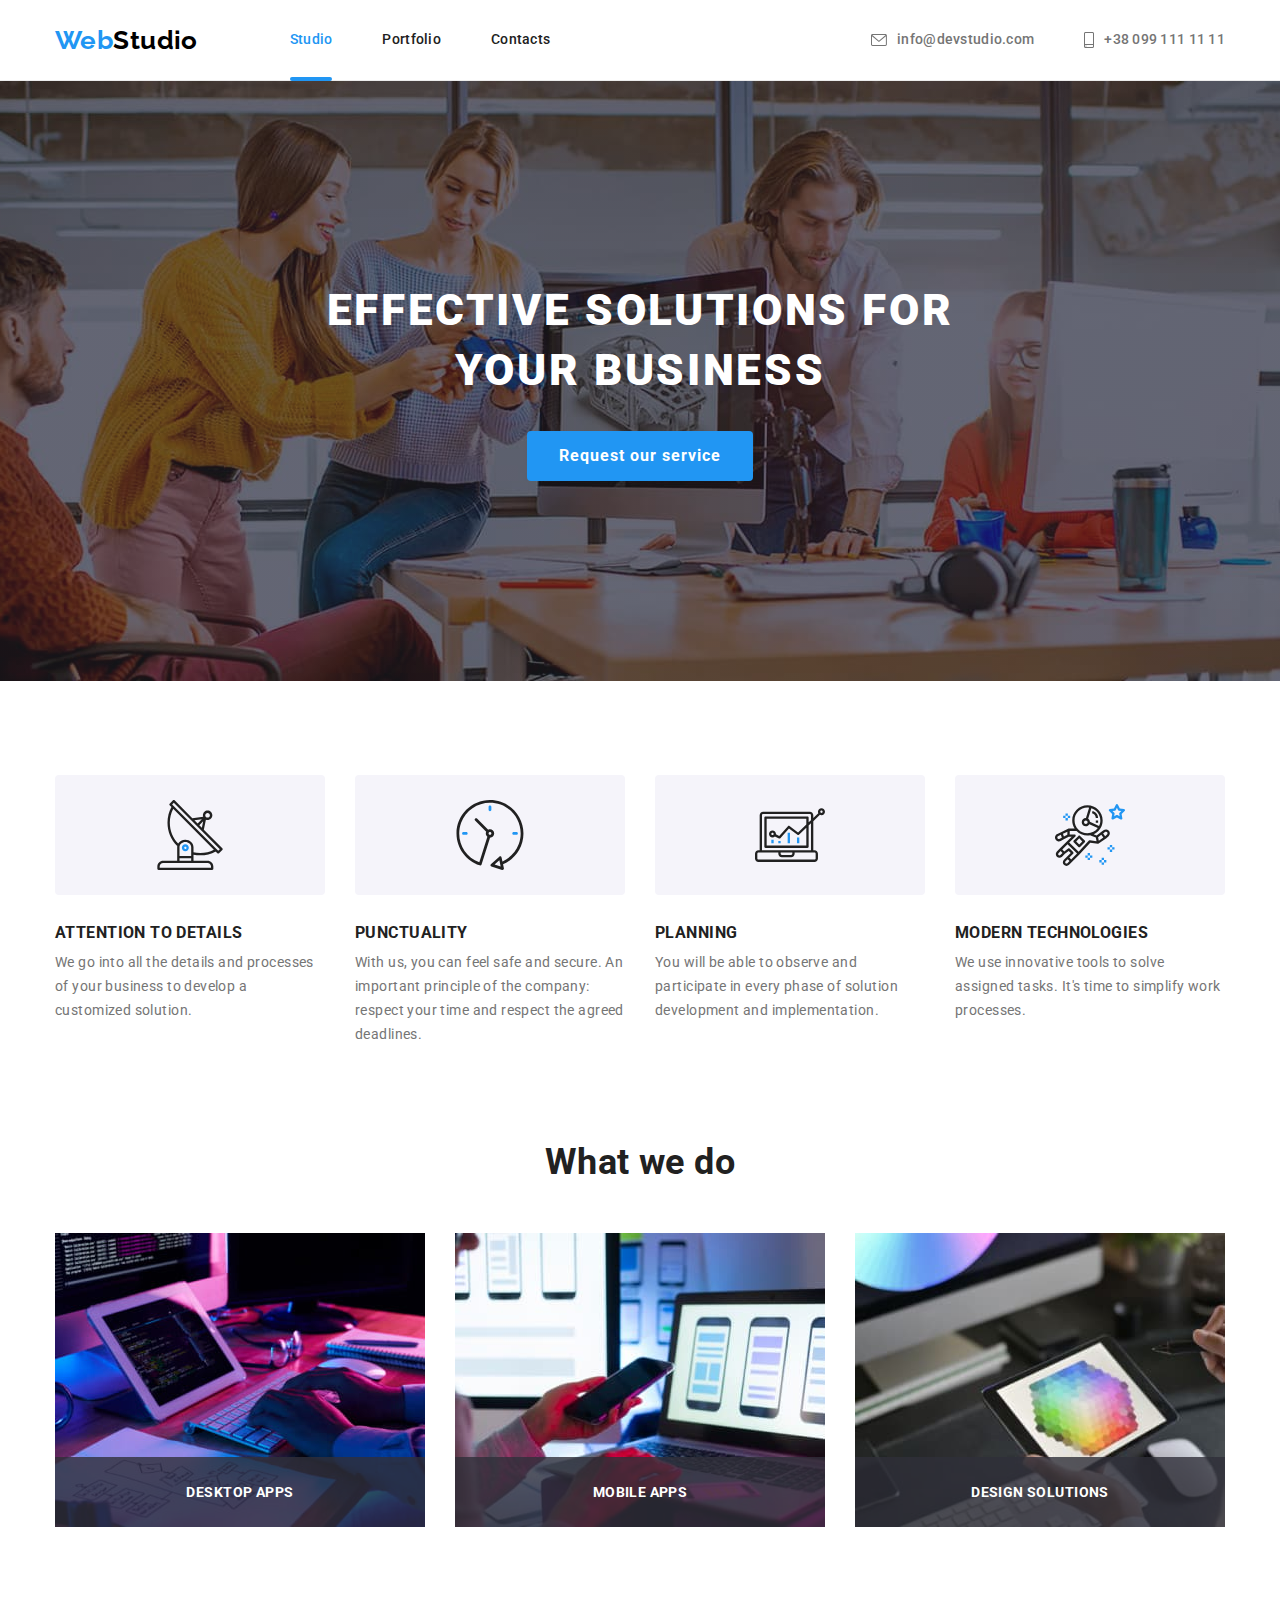
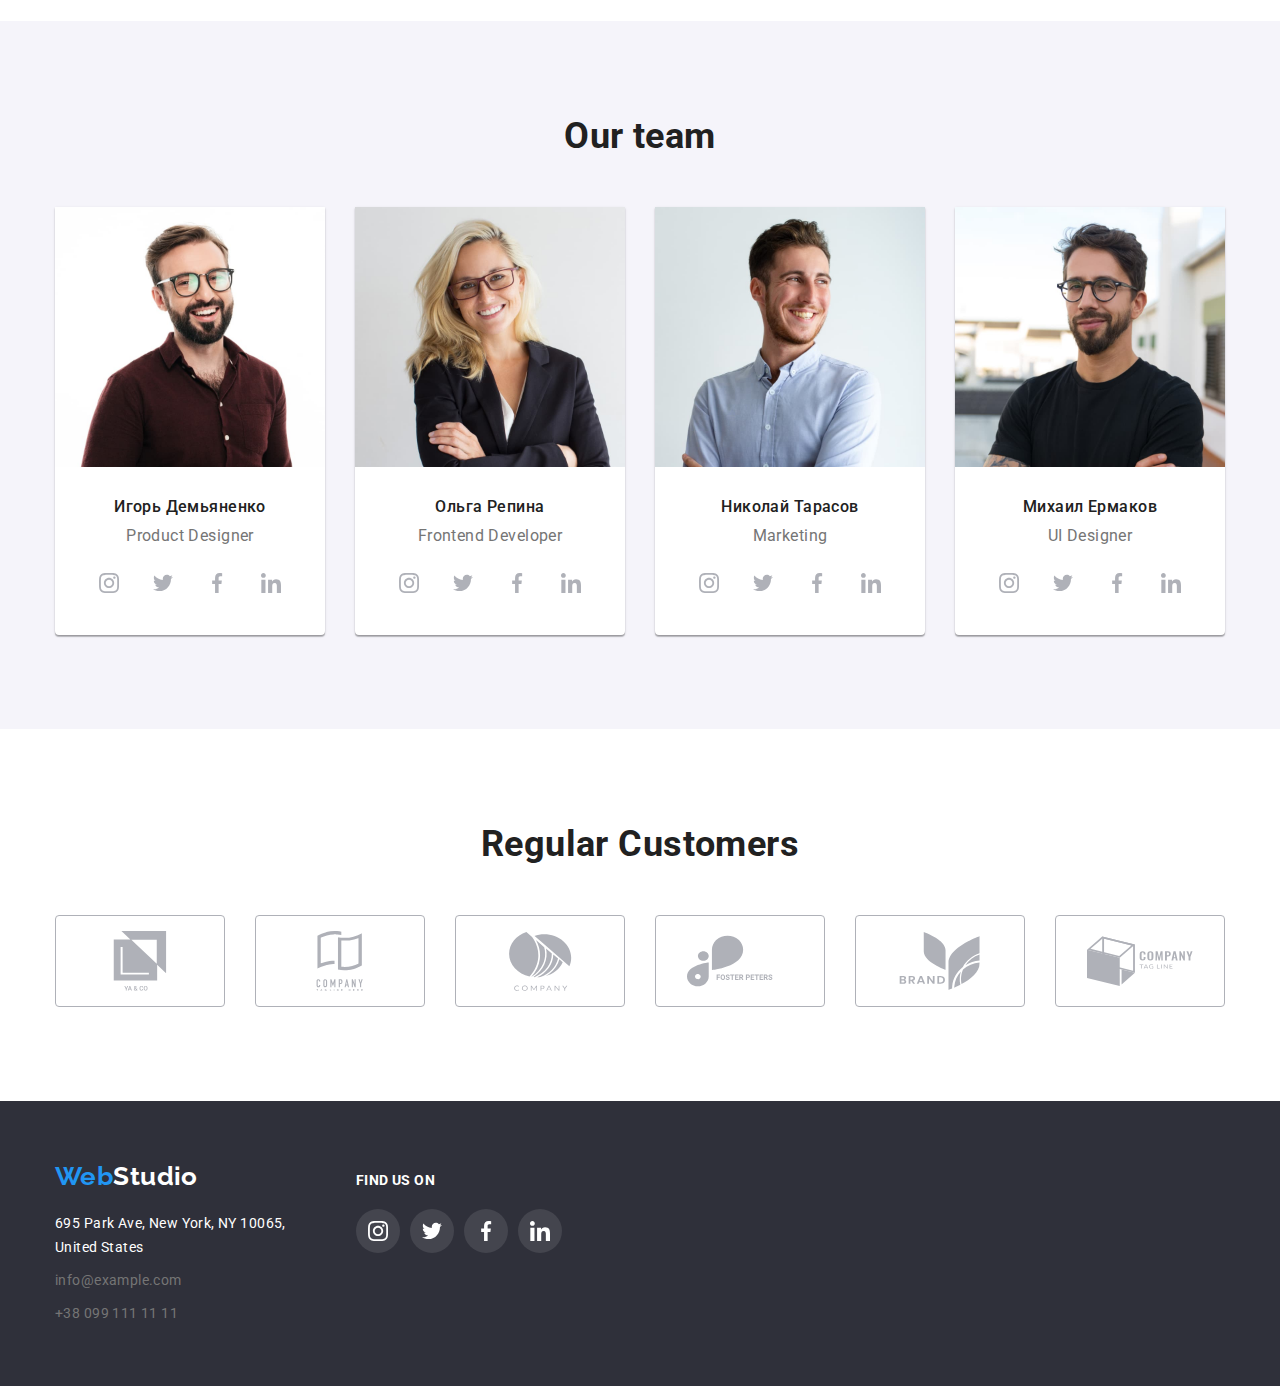
<file: index.html>
<!DOCTYPE html>
<html lang="en">
  <head>
    <meta charset="UTF-8" />
    <meta http-equiv="X-UA-Compatible" content="IE=edge" />
    <meta name="viewport" content="width=device-width, initial-scale=1.0" />
    <title>goit-markup-hw-02</title>
    <link
      rel="stylesheet"
      href="https://cdn.jsdelivr.net/npm/modern-normalize@1.1.0/modern-normalize.min.css"
    />
    <link rel="preconnect" href="https://fonts.googleapis.com" />
    <link rel="preconnect" href="https://fonts.gstatic.com" crossorigin />
    <link
      href="https://fonts.googleapis.com/css2?family=Raleway:wght@700&family=Roboto:wght@400;500;700;900&display=swap"
      rel="stylesheet"
    />
    <link rel="stylesheet" href="./CSS/styles.css" />
  </head>
  <body>
    <header class="page-header">
      <!-- site-header -->
      <div class="container header-container">
        <nav class="main-nav">
          <a class="logo-header link-line" href="index.html"
            ><span class="logo-span">Web</span>Studio</a
          >
          <ul class="menu list-no-style">
            <li class="menu-item">
              <a class="menu-link link-line current" href="index.html"
                >Studio</a
              >
            </li>
            <li class="menu-item">
              <a class="menu-link link-line" href="./portfolio.html"
                >Portfolio</a
              >
            </li>
            <li class="menu-item">
              <a class="menu-link link-line" href="index.html">Contacts</a>
            </li>
          </ul>
        </nav>
        <ul class="contacts-list list-no-style">
          <li class="contacts-item">
            <a class="contacts-link link-line" href="mailto:info@example.com"
              >info@devstudio.com
              <svg class="icon-mail" width="16" height="12">
                <use href="./images/symbol-defs.svg#icon-envelope"></use>
              </svg>
            </a>
          </li>

          <li class="contacts-item">
            <a class="contacts-link link-line" href="tel:+380991111111"
              >+38 099 111 11 11
              <svg class="icon-smartphone" width="10" height="16">
                <use href="./images/symbol-defs.svg#icon-smartphone"></use>
              </svg>
            </a>
          </li>
        </ul>
      </div>
    </header>
    <main>
      <!-- hero -->
      <section class="hero">
        <div class="container hero-back">
          <h1 class="hero-title">Effective solutions for your business</h1>
          <button class="order-btn" type="button" data-modal-open>Request our service</button>
        </div>
      </section>

      <!-- our best features-->
      <section class="section">
        <div class="container">
          <h2 class="visually-hidden">Our best features</h2>
          <ul class="features-list list-no-style">
            <li class="features-item icon-antenna">
              <div class="features-icon">
                <svg class="icon-size">
                  <use href="./images/symbol-defs.svg#icon-antenna"></use>
                </svg>
              </div>
              <h3 class="features-title">Attention to details</h3>
              <p class="features-desc">
                We go into all the details and processes of your business to
                develop a customized solution.
              </p>
            </li>
            <li class="features-item">
              <div class="features-icon">
                <svg class="icon-size">
                  <use href="./images/symbol-defs.svg#icon-clock"></use>
                </svg>
              </div>
              <h3 class="features-title">Punctuality</h3>
              <p class="features-desc">
                With us, you can feel safe and secure. An important principle of
                the company: respect your time and respect the agreed deadlines.
              </p>
            </li>
            <li class="features-item">
              <div class="features-icon">
                <svg class="icon-size">
                  <use href="./images/symbol-defs.svg#icon-diagram"></use>
                </svg>
              </div>
              <h3 class="features-title">Planning</h3>
              <p class="features-desc">
                You will be able to observe and participate in every phase of
                solution development and implementation.
              </p>
            </li>
            <li class="features-item">
              <div class="features-icon">
                <svg class="icon-size">
                  <use href="./images/symbol-defs.svg#icon-astronaut"></use>
                </svg>
              </div>
              <h3 class="features-title">Modern technologies</h3>
              <p class="features-desc">
                We use innovative tools to solve assigned tasks. It's time to
                simplify work processes.
              </p>
            </li>
          </ul>
        </div>
      </section>
      <!-- what we do -->
      <section class="what-we-do section">
        <div class="container">
          <h2 class="suptitle">What we do</h2>
          <ul class="what-we-do-gallery list-no-style">
            <li>
              <div class="we-do-item-wrapper">
              <img
                src="./images/what-we-do/box-1.jpg"
                alt="human hands on the keybord and a tablet with some code"
                width="370"
                height="294"
              />
              <p class="we-do-desc">
                DESKTOP APPS
              </p>
                </div>
            </li>
            <li>
              <div class="we-do-item-wrapper">
              <img
                src="./images/what-we-do/box-2.jpg"
                alt="human hands with a smartphone and a notebook with smartphones on the screen"
                width="370"
                height="294"
              />
                <p class="we-do-desc">
                Mobile APPS
              </p>
              </div>
            </li>
            <li>
              <div class="we-do-item-wrapper">
              <img
                src="./images/what-we-do/box-3.jpg"
                alt="a tablet with a color palette on the screen and human hands with stylus"
                width="370"
                height="294"
              />
               <p class="we-do-desc">
              DESIGN SOLUTIONS
              </p>
              </div>
            </li>
          </ul>
        </div>
      </section>
      <section class="team section">
        <!-- our team -->
        <div class="container">
          <h2 class="suptitle">Our team</h2>
          <ul class="team-profiles list-no-style">
            <li class="team-card">
              <img
                class="team-photo"
                src="./images/our-team/ihor.jpg"
                alt="Igor Demianenko foto"
                width="270"
              />
              <div class="team-card-desc">
                <h3 class="team-name" lang="ru">Игорь Демьяненко</h3>
                <p class="team-desc">Product Designer</p>
                <ul class="social-list list-no-style">
                  <li class="social-list-items">
                    <a href="" class="social-list-link">
                      <svg class="social-list-icon" width="20" height="20">
                        <use
                          href="./images/symbol-defs.svg#icon-instagram"
                        ></use>
                      </svg>
                    </a>
                  </li>
                  <li class="social-list-items">
                    <a href="" class="social-list-link">
                      <svg class="social-list-icon" width="20" height="20">
                        <use href="./images/symbol-defs.svg#icon-twitter"></use>
                      </svg>
                    </a>
                  </li>
                  <li class="social-list-items">
                    <a href="" class="social-list-link">
                      <svg class="social-list-icon" width="20" height="20">
                        <use
                          href="./images/symbol-defs.svg#icon-facebook"
                        ></use>
                      </svg>
                    </a>
                  </li>
                  <li class="social-list-items">
                    <a href="" class="social-list-link">
                      <svg class="social-list-icon" width="20" height="20">
                        <use
                          href="./images/symbol-defs.svg#icon-linkedin"
                        ></use>
                      </svg>
                    </a>
                  </li>
                </ul>
              </div>
            </li>
            <li class="team-card">
              <img
                class="team-photo"
                src="./images/our-team/olga.jpg"
                alt="Olga Repina foto"
                width="270"
              />
              <div class="team-card-desc">
                <h3 class="team-name" lang="ru">Ольга Репина</h3>
                <p class="team-desc">Frontend Developer</p>
                <ul class="social-list list-no-style">
                  <li class="social-list-items">
                    <a href="" class="social-list-link">
                      <svg class="social-list-icon" width="20" height="20">
                        <use
                          href="./images/symbol-defs.svg#icon-instagram"
                        ></use>
                      </svg>
                    </a>
                  </li>
                  <li class="social-list-items">
                    <a href="" class="social-list-link">
                      <svg class="social-list-icon" width="20" height="20">
                        <use href="./images/symbol-defs.svg#icon-twitter"></use>
                      </svg>
                    </a>
                  </li>
                  <li class="social-list-items">
                    <a href="" class="social-list-link">
                      <svg class="social-list-icon" width="20" height="20">
                        <use
                          href="./images/symbol-defs.svg#icon-facebook"
                        ></use>
                      </svg>
                    </a>
                  </li>
                  <li class="social-list-items">
                    <a href="" class="social-list-link">
                      <svg class="social-list-icon" width="20" height="20">
                        <use
                          href="./images/symbol-defs.svg#icon-linkedin"
                        ></use>
                      </svg>
                    </a>
                  </li>
                </ul>
              </div>
            </li>
            <li class="team-card">
              <img
                class="team-photo"
                src="./images/our-team/mykola.jpg"
                alt="Mykola Tarasov foto"
                width="270"
              />
              <div class="team-card-desc">
                <h3 class="team-name" lang="ru">Николай Тарасов</h3>
                <p class="team-desc">Marketing</p>
                <ul class="social-list list-no-style">
                  <li class="social-list-items">
                    <a href="" class="social-list-link">
                      <svg class="social-list-icon" width="20" height="20">
                        <use
                          href="./images/symbol-defs.svg#icon-instagram"
                        ></use>
                      </svg>
                    </a>
                  </li>
                  <li class="social-list-items">
                    <a href="" class="social-list-link">
                      <svg class="social-list-icon" width="20" height="20">
                        <use href="./images/symbol-defs.svg#icon-twitter"></use>
                      </svg>
                    </a>
                  </li>
                  <li class="social-list-items">
                    <a href="" class="social-list-link">
                      <svg class="social-list-icon" width="20" height="20">
                        <use
                          href="./images/symbol-defs.svg#icon-facebook"
                        ></use>
                      </svg>
                    </a>
                  </li>
                  <li class="social-list-items">
                    <a href="" class="social-list-link">
                      <svg class="social-list-icon" width="20" height="20">
                        <use
                          href="./images/symbol-defs.svg#icon-linkedin"
                        ></use>
                      </svg>
                    </a>
                  </li>
                </ul>
              </div>
            </li>
            <li class="team-card">
              <img
                class="team-photo"
                src="./images/our-team/mikhail.jpg"
                alt="Mikhail Ermakov foto"
                width="270"
              />
              <div class="team-card-desc">
                <h3 class="team-name" lang="ru">Михаил Ермаков</h3>
                <p class="team-desc">UI Designer</p>
                <ul class="social-list list-no-style">
                  <li class="social-list-items">
                    <a href="" class="social-list-link">
                      <svg class="social-list-icon" width="20" height="20">
                        <use
                          href="./images/symbol-defs.svg#icon-instagram"
                        ></use>
                      </svg>
                    </a>
                  </li>
                  <li class="social-list-items">
                    <a href="" class="social-list-link">
                      <svg class="social-list-icon" width="20" height="20">
                        <use href="./images/symbol-defs.svg#icon-twitter"></use>
                      </svg>
                    </a>
                  </li>
                  <li class="social-list-items">
                    <a href="" class="social-list-link">
                      <svg class="social-list-icon" width="20" height="20">
                        <use
                          href="./images/symbol-defs.svg#icon-facebook"
                        ></use>
                      </svg>
                    </a>
                  </li>
                  <li class="social-list-items">
                    <a href="" class="social-list-link">
                      <svg class="social-list-icon" width="20" height="20">
                        <use
                          href="./images/symbol-defs.svg#icon-linkedin"
                        ></use>
                      </svg>
                    </a>
                  </li>
                </ul>
              </div>
            </li>
          </ul>
        </div>
      </section>

      <!-- REGULAR CUSTOMERS -->
      <section class="section">
        <div class="container">
          <h2 class="suptitle">Regular Customers</h2>
          <ul class="customers-list list-no-style">
            <li class="customers-list-item">
              <a href="" class="customers-list-link">
                <svg class="customers-list-icon" width="106" height="60">
                  <use href="./images/symbol-defs.svg#icon-brand-1"></use>
                </svg>
              </a>
            </li>
            <li class="customers-list-item">
              <a href="" class="customers-list-link">
                <svg class="customers-list-icon" width="106" height="60">
                  <use href="./images/symbol-defs.svg#icon-brand-2"></use>
                </svg>
              </a>
            </li>
            <li class="customers-list-item">
              <a href="" class="customers-list-link">
                <svg class="customers-list-icon" width="106" height="60">
                  <use href="./images/symbol-defs.svg#icon-brand-3"></use>
                </svg>
              </a>
            </li>
            <li class="customers-list-item">
              <a href="" class="customers-list-link">
                <svg class="customers-list-icon" width="106" height="60">
                  <use href="./images/symbol-defs.svg#icon-brand-4"></use>
                </svg>
              </a>
            </li>
            <li class="customers-list-item">
              <a href="" class="customers-list-link">
                <svg class="customers-list-icon" width="106" height="60">
                  <use href="./images/symbol-defs.svg#icon-brand-5"></use>
                </svg>
              </a>
            </li>
            <li class="customers-list-item">
              <a href="" class="customers-list-link">
                <svg class="customers-list-icon" width="106" height="60">
                  <use href="./images/symbol-defs.svg#icon-brand-6"></use>
                </svg>
              </a>
            </li>
          </ul>
        </div>
      </section>
    </main>
    <footer class="footer">
      <!-- footer logo -->
      <div class="container footer-container">
        <div class="address-container">
          <a class="logo-footer link-line" href="index.html"
            ><span class="logo-span">Web</span>Studio</a
          >
          <!-- contacts -->
          <address class="address">
            <ul class="list-no-style">
              <li class="contacts-items">
                <a
                  class="address-footer-link link-line"
                  href="https://goo.gl/maps/F33JLBxJRXzu59hU8"
                  target="_blank"
                  rel="noopener noreferrer"
                  >695 Park Ave, New York, NY 10065, <br />
                  United States</a
                >
              </li>
              <li class="contacts-items">
                <a
                  class="contacts-footer-link link-line"
                  href="mailto:info@example.com"
                  >info@example.com</a
                >
              </li>
              <li class="contacts-items">
                <a
                  class="contacts-footer-link link-line"
                  href="tel:+380991111111"
                  >+38 099 111 11 11</a
                >
              </li>
            </ul>
          </address>
        </div>
        <div class="find-us-menu">
          <p class="find-us-title">Find us on</p>
          <ul class="social-list-footer list-no-style">
            <li class="social-list-items-footer">
              <a href="" class="social-list-link-footer">
                <svg class="social-list-icon-footer" width="20" height="20">
                  <use href="./images/symbol-defs.svg#icon-instagram"></use>
                </svg>
              </a>
            </li>
            <li class="social-list-items-footer">
              <a href="" class="social-list-link-footer">
                <svg class="social-list-icon-footer" width="20" height="20">
                  <use href="./images/symbol-defs.svg#icon-twitter"></use>
                </svg>
              </a>
            </li>
            <li class="social-list-items-footer">
              <a href="" class="social-list-link-footer">
                <svg class="social-list-icon-footer" width="20" height="20">
                  <use href="./images/symbol-defs.svg#icon-facebook"></use>
                </svg>
              </a>
            </li>
            <li class="social-list-items-footer">
              <a href="" class="social-list-link-footer">
                <svg class="social-list-icon-footer" width="20" height="20">
                  <use href="./images/symbol-defs.svg#icon-linkedin"></use>
                </svg>
              </a>
            </li>
          </ul>
        </div>
      </div>
    </footer>
    <div class="backdrop is-hidden" data-modal>
      <div class="modal-form">
        <button type="button" class="modal-close-btn" data-modal-close>
          <svg class="modal-close-btn-icon" width="18" height="18">
            <use href="./images/symbol-defs.svg#icon-close-btn"></use>
          </svg>
        </button>
      </div>
      </div>
    </div>
    <script src="./js/modal.js"></script>
  </body>
</html>
</file>
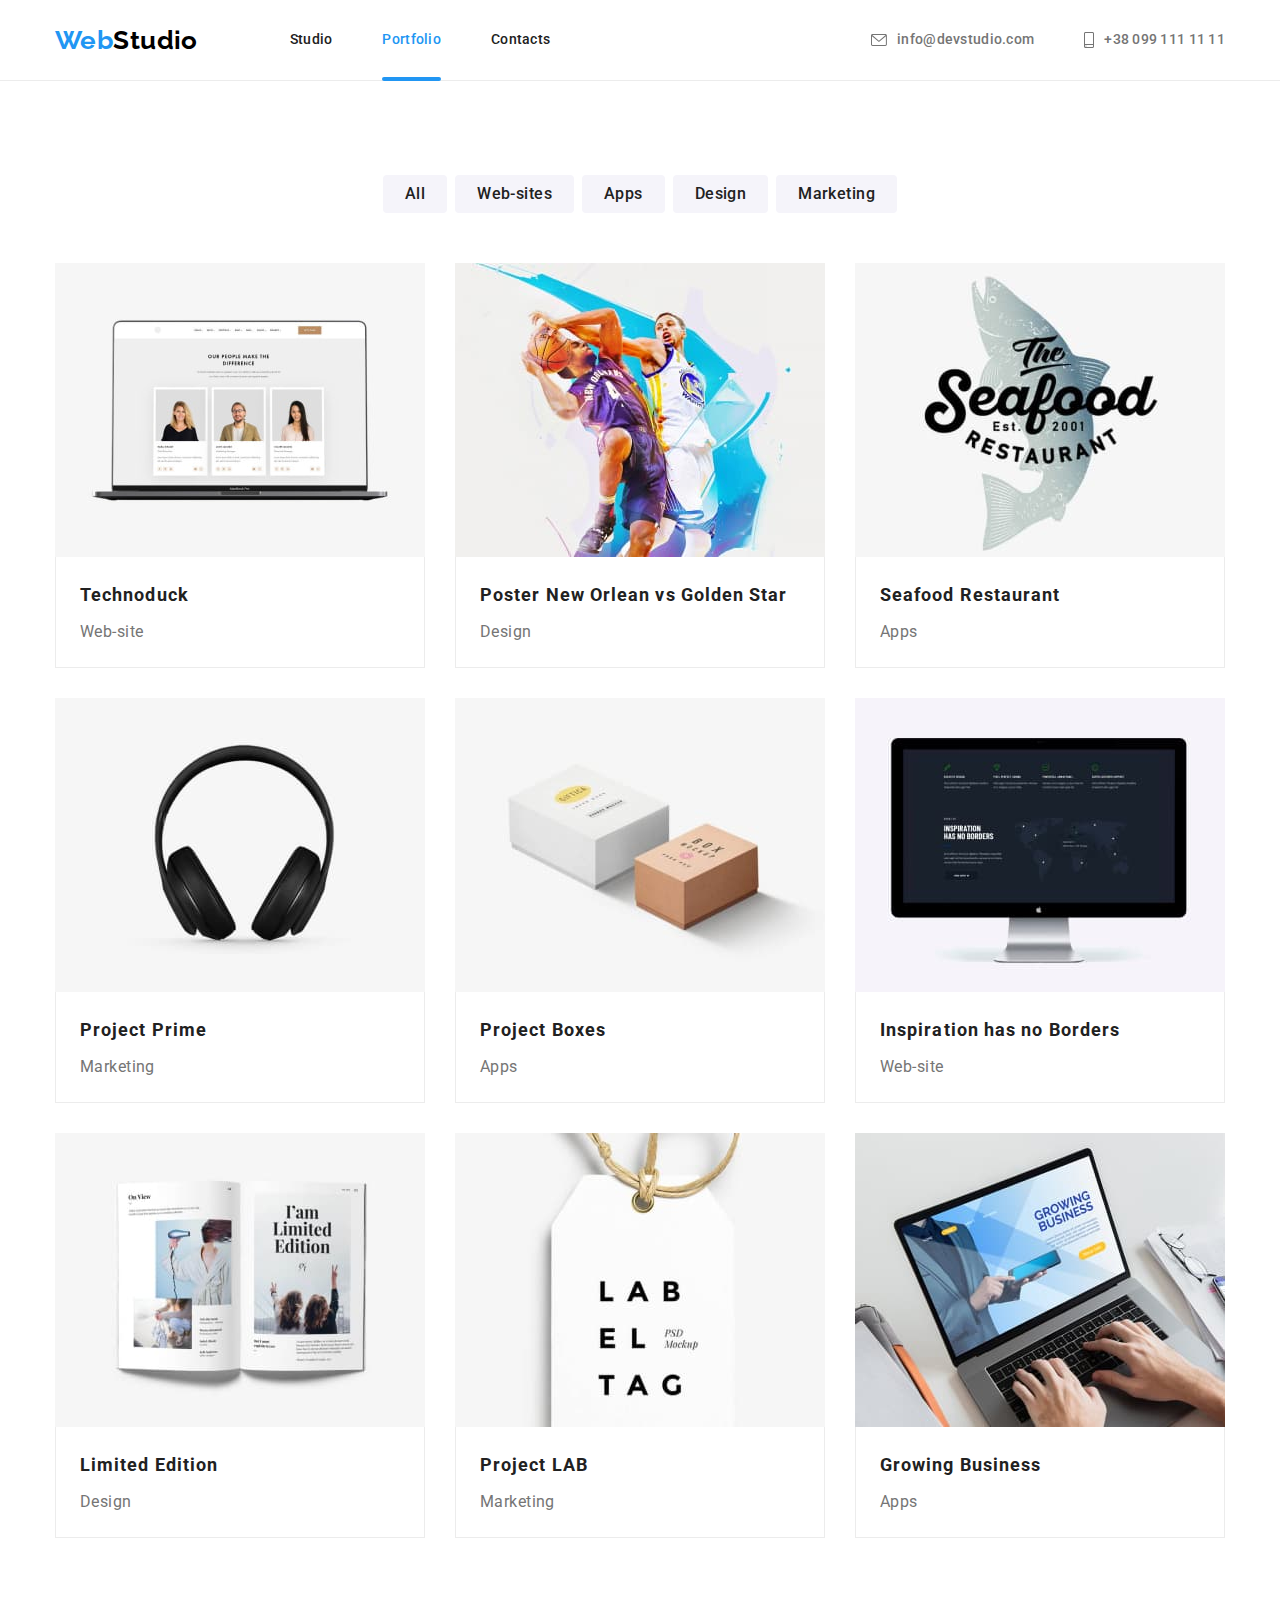
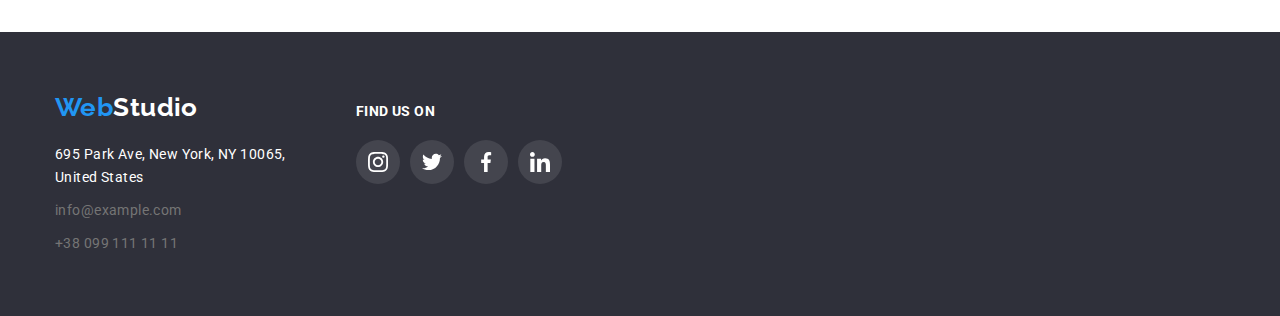
<file: portfolio.html>
<!DOCTYPE html>
<html lang="en">
  <head>
    <meta charset="UTF-8" />
    <meta http-equiv="X-UA-Compatible" content="IE=edge" />
    <meta name="viewport" content="width=device-width, initial-scale=1.0" />
    <title>goit-markup-hw-02</title>
    <link
      rel="stylesheet"
      href="https://cdn.jsdelivr.net/npm/modern-normalize@1.1.0/modern-normalize.min.css"
    />
    <link rel="preconnect" href="https://fonts.googleapis.com" />
    <link rel="preconnect" href="https://fonts.gstatic.com" crossorigin />
    <link
      href="https://fonts.googleapis.com/css2?family=Raleway:wght@700&family=Roboto:wght@400;500;700;900&display=swap"
      rel="stylesheet"
    />
    <link rel="stylesheet" href="./CSS/styles.css" />
  </head>
  <body>
    <header class="page-header">
      <!-- site-header -->
      <div class="container header-container">
        <nav class="main-nav">
          <a class="logo-header link-line" href="index.html"
            ><span class="logo-span">Web</span>Studio</a
          >
          <ul class="menu list-no-style">
            <li class="menu-item">
              <a class="menu-link link-line" href="index.html">Studio</a>
            </li>
            <li class="menu-item">
              <a class="menu-link link-line current" href="./portfolio.html"
                >Portfolio</a
              >
            </li>
            <li class="menu-item">
              <a class="menu-link link-line" href="index.html">Contacts</a>
            </li>
          </ul>
        </nav>
        <ul class="contacts-list list-no-style">
          <li class="contacts-item">
            <a class="contacts-link link-line" href="mailto:info@example.com"
              >info@devstudio.com
              <svg class="icon-mail" width="16" height="12">
                <use href="./images/symbol-defs.svg#icon-envelope"></use>
              </svg>
            </a>
          </li>

          <li class="contacts-item">
            <a class="contacts-link link-line" href="tel:+380991111111"
              >+38 099 111 11 11
              <svg class="icon-smartphone" width="10" height="16">
                <use href="./images/symbol-defs.svg#icon-smartphone"></use>
              </svg>
            </a>
          </li>
        </ul>
      </div>
    </header>
    <main>
      <section class="section">
        <div class="container">
          <h1 class="visually-hidden">Portfolio</h1>

          <ul class="portfolio-filter list-no-style">
            <li class="filter-menu">
              <button class="filter-btn" type="button">All</button>
            </li>
            <li class="filter-menu">
              <button class="filter-btn" type="button">Web-sites</button>
            </li>
            <li class="filter-menu">
              <button class="filter-btn" type="button">Apps</button>
            </li>
            <li class="filter-menu">
              <button class="filter-btn" type="button">Design</button>
            </li>
            <li class="filter-menu">
              <button class="filter-btn" type="button">Marketing</button>
            </li>
          </ul>

          <ul class="portfolio-catalog list-no-style">
            <li class="portfolio-card">
              <a class="portfolio-card-link link-line" href=".//portfolio.html">
                <div class="overlay-wrapper">
                  <img
                    class="samples-img"
                    src="./images/portfolio/tech.jpg"
                    alt="a notebook with three people's profiles on the screen"
                    width="370"
                    height="294"
                  />
                  <p class="overlay">
                    Technoduck is a state-of-the-art coronavirus distribution
                    platform. Companies use this platform for digital espionage
                    and attacks on competitors' secure servers.
                  </p>
                </div>
                <div class="portfolio-card-desc">
                  <h2 class="samples-title">Technoduck</h2>
                  <p class="samples-desc">Web-site</p>
                </div>
              </a>
            </li>
            <li class="portfolio-card">
              <a class="portfolio-card-link link-line" href=".//portfolio.html">
                <div class="overlay-wrapper">
                  <img
                    class="samples-img"
                    src="./images/portfolio/poster.jpg"
                    alt="two basketball players having a game"
                    width="370"
                    height="294"
                  />
                  <p class="overlay">
                    Lorem ipsum, dolor sit amet consectetur adipisicing elit.
                    Iusto, dicta!
                  </p>
                </div>
                <div class="portfolio-card-desc">
                  <h2 class="samples-title">
                    Poster New Orlean vs Golden Star
                  </h2>
                  <p class="samples-desc">Design</p>
                </div>
              </a>
            </li>
            <li class="portfolio-card">
              <a class="portfolio-card-link link-line" href=".//portfolio.html">
                <div class="overlay-wrapper">
                  <img
                    class="samples-img"
                    src="./images/portfolio/seafood.jpg"
                    alt="the seafood restaurant logo"
                    width="370"
                    height="294"
                  />
                  <p class="overlay">
                    Lorem ipsum, dolor sit amet consectetur adipisicing elit.
                    Iusto, dicta!
                  </p>
                </div>
                <div class="portfolio-card-desc">
                  <h2 class="samples-title">Seafood Restaurant</h2>
                  <p class="samples-desc">Apps</p>
                </div>
              </a>
            </li>
            <li class="portfolio-card">
              <a class="portfolio-card-link link-line" href=".//portfolio.html">
                <div class="overlay-wrapper">
                  <img
                    class="samples-img"
                    src="./images/portfolio/headphones.jpg"
                    alt="a headphones"
                    width="370"
                    height="294"
                  />
                  <p class="overlay">
                    Lorem ipsum, dolor sit amet consectetur adipisicing elit.
                    Iusto, dicta!
                  </p>
                </div>
                <div class="portfolio-card-desc">
                  <h2 class="samples-title">Project Prime</h2>
                  <p class="samples-desc">Marketing</p>
                </div>
              </a>
            </li>
            <li class="portfolio-card">
              <a class="portfolio-card-link link-line" href=".//portfolio.html">
                <div class="overlay-wrapper">
                  <img
                    class="samples-img"
                    src="./images/portfolio/project-box.jpg"
                    alt="two boxes"
                    width="370"
                    height="294"
                  />
                  <p class="overlay">
                    Lorem ipsum, dolor sit amet consectetur adipisicing elit.
                    Iusto, dicta!
                  </p>
                </div>
                <div class="portfolio-card-desc">
                  <h2 class="samples-title">Project Boxes</h2>
                  <p class="samples-desc">Apps</p>
                </div>
              </a>
            </li>
            <li class="portfolio-card">
              <a class="portfolio-card-link link-line" href=".//portfolio.html">
                <div class="overlay-wrapper">
                  <img
                    class="samples-img"
                    src="./images/portfolio/inspiration.jpg"
                    alt="an Apple desktop with info on the screen"
                    width="370"
                    height="294"
                  />
                  <p class="overlay">
                    Lorem ipsum, dolor sit amet consectetur adipisicing elit.
                    Iusto, dicta!
                  </p>
                </div>
                <div class="portfolio-card-desc">
                  <h2 class="samples-title">Inspiration has no Borders</h2>
                  <p class="samples-desc">Web-site</p>
                </div>
              </a>
            </li>
            <li class="portfolio-card">
              <a class="portfolio-card-link link-line" href=".//portfolio.html">
                <div class="overlay-wrapper">
                  <img
                    class="samples-img"
                    src="./images/portfolio/limited-edition.jpg"
                    alt="an open brochure with creative photoes and text"
                    width="370"
                    height="294"
                  />
                  <p class="overlay">
                    Lorem ipsum, dolor sit amet consectetur adipisicing elit.
                    Iusto, dicta!
                  </p>
                </div>
                <div class="portfolio-card-desc">
                  <h2 class="samples-title">Limited Edition</h2>
                  <p class="samples-desc">Design</p>
                </div>
              </a>
            </li>
            <li class="portfolio-card">
              <a class="portfolio-card-link link-line" href=".//portfolio.html">
                <div class="overlay-wrapper">
                  <img
                    class="samples-img"
                    src="./images/portfolio/project-lab.jpg"
                    alt="a white label with a string and printing 'Project lab'"
                    width="370"
                    height="294"
                  />
                  <p class="overlay">
                    Lorem ipsum, dolor sit amet consectetur adipisicing elit.
                    Iusto, dicta!
                  </p>
                </div>
                <div class="portfolio-card-desc">
                  <h2 class="samples-title">Project LAB</h2>
                  <p class="samples-desc">Marketing</p>
                </div>
              </a>
            </li>
            <li class="portfolio-card">
              <a class="portfolio-card-link link-line" href=".//portfolio.html">
                <div class="overlay-wrapper">
                  <img
                    class="samples-img"
                    src="./images/portfolio/growing.jpg"
                    alt="a notebook with two hands on its keybord and 'growign business' sign on the screen"
                    width="370"
                    height="294"
                  />
                  <p class="overlay">
                    Lorem ipsum, dolor sit amet consectetur adipisicing elit.
                    Iusto, dicta!
                  </p>
                </div>
                <div class="portfolio-card-desc">
                  <h2 class="samples-title">Growing Business</h2>
                  <p class="samples-desc">Apps</p>
                </div>
              </a>
            </li>
          </ul>
        </div>
      </section>
    </main>
    <footer class="footer">
      <!-- footer logo -->
      <div class="container footer-container">
        <div class="address-container">
          <a class="logo-footer link-line" href="index.html"
            ><span class="logo-span">Web</span>Studio</a
          >
          <!-- contacts -->
          <address class="address">
            <ul class="list-no-style">
              <li class="contacts-items">
                <a
                  class="address-footer-link link-line"
                  href="https://goo.gl/maps/F33JLBxJRXzu59hU8"
                  target="_blank"
                  rel="noopener noreferrer"
                  >695 Park Ave, New York, NY 10065, <br />
                  United States</a
                >
              </li>
              <li class="contacts-items">
                <a
                  class="contacts-footer-link link-line"
                  href="mailto:info@example.com"
                  >info@example.com</a
                >
              </li>
              <li class="contacts-items">
                <a
                  class="contacts-footer-link link-line"
                  href="tel:+380991111111"
                  >+38 099 111 11 11</a
                >
              </li>
            </ul>
          </address>
        </div>
        <div class="find-us-menu">
          <h3 class="find-us-title">Find us on</h3>
          <ul class="social-list-footer list-no-style">
            <li class="social-list-items-footer">
              <a href="" class="social-list-link-footer">
                <svg class="social-list-icon-footer" width="20" height="20">
                  <use href="./images/symbol-defs.svg#icon-instagram"></use>
                </svg>
              </a>
            </li>
            <li class="social-list-items-footer">
              <a href="" class="social-list-link-footer">
                <svg class="social-list-icon-footer" width="20" height="20">
                  <use href="./images/symbol-defs.svg#icon-twitter"></use>
                </svg>
              </a>
            </li>
            <li class="social-list-items-footer">
              <a href="" class="social-list-link-footer">
                <svg class="social-list-icon-footer" width="20" height="20">
                  <use href="./images/symbol-defs.svg#icon-facebook"></use>
                </svg>
              </a>
            </li>
            <li class="social-list-items-footer">
              <a href="" class="social-list-link-footer">
                <svg class="social-list-icon-footer" width="20" height="20">
                  <use href="./images/symbol-defs.svg#icon-linkedin"></use>
                </svg>
              </a>
            </li>
          </ul>
        </div>
      </div>
    </footer>
  </body>
</html>
</file>
<file: CSS/styles.css>
/* BASIC SETTS  */
:root {
  --title-text-color: #212121;
  --paragraph-text-color: #757575;
  --logo-color: #000000;

  --primary-back-color: #2f303a;
  --secondary-back-color: #f5f4fa;

  --accent-color: #2196f3;
  --hover-focus-color: #188ce8;

  --primary-white-color: #ffffff;

  --primary-border-color: #ececec;
  --secondary-border-color: #afb1b8;
  --tertiaty-border-color: #eeeeee;

  --main-fill-color: #afb1b8;

  --primary-font: "Roboto", sans-serif;
  --secondary-font: "Raleway", sans-serif;

  --transition: 250ms cubic-bezier(0.4, 0, 0.2, 1);

  /* --animation: transition-property:backgound-color; transition-duration:250ms; transition-timing-function: cubic-bezier(0.4, 0, 0.2, 1); */
}
body {
  font-family: var(--primary-font);
  font-size: 14px;
  letter-spacing: 0.03em;
  background-color: var(--primary-white-color);
  color: var(--title-text-color);
}

h1,
h2,
h3,
h4,
p {
  margin-top: 0;
  margin-bottom: 0;
}

img {
  display: block;
  max-width: 100%;
  height: auto;
}
.container {
  width: 1200px;
  margin-left: auto;
  margin-right: auto;
  padding: 0 15px;
}

.section {
  padding-top: 94px;
  padding-bottom: 94px;
}

.address-footer-link,
.contacts-footer-link {
  font-style: normal;
}
.visually-hidden {
  position: absolute;
  width: 1px;
  height: 1px;
  margin: -1px;
  border: 0;
  padding: 0;

  white-space: nowrap;
  clip-path: inset(100%);
  clip: rect(0 0 0 0);
  overflow: hidden;
}

button {
  display: block;
  margin: 0 auto;

  border: none;
  border-radius: 4px;
  cursor: pointer;
}

.list-no-style {
  list-style: none;
  padding-left: 0;
  margin: 0;
}
.link-line {
  text-decoration: none;
}

/* /BASIC SETTS */

/* HEADER */
.page-header {
  border-bottom: 1px solid var(--primary-border-color);
}

.header-container {
  display: flex;
  align-items: center;
}

.logo-header {
  margin-right: 92px;
  font-family: var(--secondary-font);
  font-style: normal;
  font-weight: 700;
  font-size: 26px;
  line-height: 1.19;
  letter-spacing: inherit;
  color: var(--logo-color);
}
.logo-span {
  font-family: var(--secondary-font);
  font-style: normal;
  font-weight: 700;
  font-size: 26px;
  line-height: 1.19;
  letter-spacing: inherit;
  color: var(--accent-color);
}

.main-nav {
  display: flex;
  align-items: center;
}

.menu {
  display: flex;
  align-items: center;
}
.menu-item + .menu-item {
  margin-left: 50px;
}
.menu-link {
  display: block;
  position: relative;
  padding: 32px 0;

  color: var(--title-text-color);

  font-weight: 500;
  font-size: inherit;
  line-height: 1.14;
  letter-spacing: 0.02em;
  transition: color var(--transition);
}

.menu-link:hover,
.menu-link:focus {
  color: var(--accent-color);
}

.menu-link.current::after {
  content: "";
  display: block;
  bottom: -1px;

  width: 100%;
  height: 4px;
  border-radius: 2px;
  background-color: var(--accent-color);

  position: absolute;
}

.current {
  color: var(--accent-color);
}
.contacts-list {
  display: flex;
  margin-left: auto;
}
.contacts-item {
  display: flex;
  align-items: center;
}
.contacts-item + .contacts-item {
  margin-left: 50px;
}
.contacts-link {
  display: flex;
  align-items: center;
  font-weight: 500;
  font-size: inherit;
  line-height: 1.14;
  letter-spacing: 0.02em;
  color: var(--paragraph-text-color);
  transition: color var(--transition);
}

.contacts-link:hover,
.contacts-link:focus {
  color: var(--accent-color);
}

.icon-mail {
  margin-right: 10px;
  order: -1;

  fill: currentColor;
  transition: fill var(--transition);
}

.icon-smartphone {
  margin-right: 10px;
  order: -1;

  fill: currentColor;
  transition: fill var(--transition);
}

.contacts-link:hover .icon-smartphone,
.contacts-link:focus .icon-smartphone {
  fill: var(--accent-color);
}

/* /HEADER */

/* HERO */

.hero {
  max-width: 1600px;
  height: 600px;
  margin-left: auto;
  margin-right: auto;
  background: linear-gradient(rgba(47, 48, 58, 0.4), rgba(47, 48, 58, 0.4)),
    url(../images/hero-section/hero-bg.jpg);
  background-repeat: no-repeat;
  background-position: center;
  background-size: cover;

  padding: 200px 0;
  text-align: center;
}

.hero-title {
  width: 696px;
  margin: 0 auto 30px;

  font-weight: 900;
  font-size: 44px;
  line-height: 1.36;
  letter-spacing: 0.06em;
  text-transform: uppercase;

  color: var(--primary-white-color);
}

.order-btn {
  min-width: 200px;
  padding: 10px 32px;
  font-family: inherit;
  font-weight: 700;
  font-size: 16px;
  line-height: 1.88;
  letter-spacing: 0.06em;

  background-color: var(--accent-color);
  color: var(--primary-white-color);
  transition: background-color var(--transition);
}

.order-btn:hover,
.corder-btn:focus {
  background-color: var(--hover-focus-color);
}
/* /HERO */

/* BEST FEATURES SECTION */

.features-list {
  display: flex;
  flex-wrap: wrap;
  gap: 30px;
}

.features-item {
  display: flex;
  flex-direction: column;
  width: 270px;
  text-align: left;
}

.features-icon {
  display: flex;
  height: 120px;
  justify-content: center;
  align-items: center;

  background-color: var(--secondary-back-color);
  border-radius: 4px;
  margin-bottom: 30px;
}

.icon-size {
  width: 70px;
  height: 70px;
}

.features-title {
  margin-bottom: 10px;
  font-weight: 700;
  line-height: 16px;
  letter-spacing: inherit;
  text-transform: uppercase;
  color: var(--title-text-color);
}

.features-desc {
  font-weight: 400;
  line-height: 1.71;
  letter-spacing: inherit;
  color: var(--paragraph-text-color);
}

/* /BEST FEATURES SECTION */

/* WHAT WE DO SECTION */

.what-we-do {
  padding-top: 0;
}

.what-we-do-gallery {
  display: flex;
  flex-wrap: wrap;
  gap: 30px;
}

.suptitle {
  margin-bottom: 50px;
  text-align: center;
  font-weight: 700;
  font-size: 36px;
  line-height: 1.17;
  letter-spacing: inherit;
  color: var(--title-text-color);
}
.we-do-item-wrapper {
  position: relative;
}
.we-do-desc {
  position: absolute;
  bottom: 0;
  width: 100%;
  height: 70px;

  background-color: rgba(47, 48, 58, 0.8);
  display: flex;
  justify-content: center;
  align-items: center;

  font-weight: 700;
  font-size: inherit;
  line-height: 16px;

  letter-spacing: inherit;
  text-transform: uppercase;
  color: var(--primary-white-color);
}
/* /WHAT WE DO SECTION */

/* OUR TEAM SECTION */
.team {
  background-color: var(--secondary-back-color);
}

.team-profiles {
  display: flex;
  flex-wrap: wrap;
  gap: 30px;
}

.team-card-desc {
  text-align: center;
  padding-top: 30px;
  padding-bottom: 30px;
}

.team-card {
  width: 270px;
  background-color: var(--primary-white-color);
  box-shadow: 0px 1px 3px rgba(0, 0, 0, 0.12), 0px 1px 1px rgba(0, 0, 0, 0.14),
    0px 2px 1px rgba(0, 0, 0, 0.2);
  border-radius: 0px 0px 4px 4px;
}

.team-name {
  margin-bottom: 10px;

  font-weight: 500;
  font-size: 16px;
  line-height: 1.19;
  letter-spacing: inherit;
  color: var(--title-text-color);
}
.team-desc {
  font-weight: 400;
  font-size: 16px;
  line-height: 1.19;
  letter-spacing: inherit;
  color: var(--paragraph-text-color);
  margin-bottom: 16px;
}
.social-list {
  display: flex;
  flex-wrap: wrap;
  justify-content: center;
  gap: 10px;
}

.social-list-link {
  display: flex;
  justify-content: center;
  align-items: center;
  width: 44px;
  height: 44px;
  border-radius: 50%;
  color: var(--main-fill-color);
  transition: background-color var(--transition), color var(--transition);
}

.social-list-link:hover,
.social-list-link:focus {
  background-color: var(--accent-color);
  color: var(--primary-white-color);
}

.social-list-icon {
  fill: currentColor;
}

/* /OUR TEAM SECTION */

/* REGULAR CUSTOMERS */

.customers-list {
  display: flex;
  flex-wrap: wrap;
  gap: 30px;
}
.customers-list-item {
  width: 170px;
  height: 92px;
}

.customers-list-link {
  display: flex;
  width: 100%;
  height: 100%;
  justify-content: center;
  align-items: center;
  border: 1px solid var(--secondary-border-color);
  border-radius: 4px;
  color: var(--main-fill-color);
  transition: color var(--transition), border var(--transition);
}

.customers-list-link:hover,
.customers-list-link:focus {
  border: 1px solid var(--accent-color);
  color: var(--accent-color);
}

.customers-list-icon {
  fill: currentColor;
}

/* /REGULAR CUSTOMERS */

/* PORTFOLIO PAGE */

.portfolio {
}

.portfolio-filter {
  display: flex;
  justify-content: center;
  margin-bottom: 50px;
}

.filter-menu + .filter-menu {
  margin-left: 8px;
}
.filter-btn {
  padding: 6px 22px;
  border-radius: 4px;
  text-align: center;

  font-family: inherit;
  font-weight: 500;
  font-size: 16px;
  line-height: 1.62;
  letter-spacing: inherit;

  background: var(--secondary-back-color);
  color: var(--title-text-color);
  transition: background-color var(--transition), color var(--transition),
    box-shadow var(--transition);
}
.filter-btn:hover,
.filter-btn:focus {
  background-color: var(--accent-color);
  color: var(--primary-white-color);
  box-shadow: 0px 3px 1px rgba(0, 0, 0, 0.1), 0px 1px 2px rgba(0, 0, 0, 0.08),
    0px 2px 2px rgba(0, 0, 0, 0.12);
}

.portfolio-catalog {
  display: flex;
  flex-wrap: wrap;
  gap: 30px;
}

.portfolio-card {
  width: 370px;
}

.portfolio-card-link {
  display: block;
  transition: box-shadow var(--transition);
}

.portfolio-card-link:hover,
.portfolio-card-link:focus {
  box-shadow: 0px 4px 4px rgba(0, 0, 0, 0.25);
}

.overlay-wrapper {
  position: relative;
  overflow: hidden;
}

.overlay {
  position: absolute;
  left: 0;
  top: 0;
  overflow: auto;

  transform: translate(0, 100%);
  transition: transform var(--transition);

  width: 100%;
  height: 100%;
  padding: 63px 24px;

  color: var(--primary-white-color);
  background-color: rgba(33, 150, 243, 0.9);

  font-weight: 400;
  font-size: 18px;
  line-height: 28px;
  letter-spacing: inherit;
}

.portfolio-card-link:hover .overlay,
.portfolio-card-link:focus .overlay {
  transform: translate(0, 0);
}
.portfolio-card-desc {
  padding: 20px 24px;
  border: 1px solid var(--primary-border-color);
  border-top: none;
}

.samples-title {
  margin-bottom: 4px;
  font-weight: 700;
  font-size: 18px;
  line-height: 2;
  letter-spacing: 0.06em;
  color: var(--title-text-color);
}
.samples-desc {
  font-weight: 400;
  font-size: 16px;
  line-height: 1.87;
  letter-spacing: inherit;
  color: var(--paragraph-text-color);
}
/* /PORTFOLIO PAGE */

/* FOOTER */

.footer {
  padding-top: 60px;
  padding-bottom: 60px;

  background: var(--primary-back-color);
}

.footer-container {
  display: flex;
  align-items: baseline;
}

.address-container {
  margin-right: 70px;
}

.logo-footer {
  font-family: var(--secondary-font);
  font-style: normal;
  font-weight: 700;
  font-size: 26px;
  line-height: 1.19;
  letter-spacing: inherit;
  color: var(--primary-white-color);
}

.address {
  margin-top: 20px;
}

.contacts-items + .contacts-items {
  margin-top: 9px;
}

.address-footer-link {
  font-weight: 400;
  font-size: inherit;
  line-height: 1.71;
  letter-spacing: inherit;
  color: var(--primary-white-color);
}
.contacts-footer-link {
  color: var(--paragraph-text-color);
  font-weight: 400;
  font-size: inherit;
  line-height: 1.71;
  letter-spacing: inherit;
  transition: color var(--transition);
}
.contacts-footer-link:hover,
.contacts-footer-link:focus {
  color: var(--accent-color);
}

.find-us-menu {
  display: block;
}
.find-us-title {
  margin-bottom: 20px;
  font-weight: 700;
  font-size: inherit;
  line-height: 1.14;
  letter-spacing: inherit;
  text-transform: uppercase;
  color: var(--primary-white-color);
}

.social-list-footer {
  display: flex;
  flex-wrap: wrap;
  gap: 10px;
  justify-content: center;
}

.social-list-link-footer {
  display: flex;
  justify-content: center;
  align-items: center;
  width: 44px;
  height: 44px;
  border-radius: 50%;
  background-color: rgba(255, 255, 255, 0.1);
  transition: background-color var(--transition);

  fill: var(--primary-white-color);
}

.social-list-link-footer:hover,
.social-list-link-footer:focus {
  background-color: var(--accent-color);
}

/* /FOOTER */

/* BACKDROP_MODAL */

.backdrop {
  position: fixed;
  top: 0;
  left: 0;
  width: 100%;
  height: 100%;
  background-color: rgba(0, 0, 0, 0.2);
  z-index: 100;
  transition: opacity var(--transition), visibility var(--transition);
}

.backdrop.is-hidden {
  opacity: 0;
  visibility: hidden;
  pointer-events: none;
}

.modal-form {
  position: absolute;
  top: 50%;
  left: 50%;
  transform: translate(-50%, -50%);
  width: 528px;
  height: 580px;
  transform: scale(1) translate(-50%, -50%);
  background-color: var(--primary-white-color);
  transition: transform var(--transition), opacity var(--transition),
    visibility var(--transition);
}
.backdrop.is-hidden .modal-form {
  opacity: 0;
  visibility: hidden;
  transform: scale(1.5) translate(-50%, -50%);
}

.modal-close-btn {
  position: absolute;
  top: 10px;
  right: 10px;
  display: flex;
  justify-content: center;
  align-items: center;

  width: 30px;
  height: 30px;
  background-color: transparent;
  border: 1px solid var(--main-fill-color);
  border-radius: 50%;
  transition: border-color var(--transition);
}

.modal-close-btn-icon {
  transition: fill var(--transition);
}

.modal-close-btn:hover,
.modal-close-btn:focus {
  border-color: var(--accent-color);
}

.modal-close-btn:hover .modal-close-btn-icon,
.modal-close-btn:focus .modal-close-btn-icon {
  fill: var(--accent-color);
}

/* /BACKDROP_MODAL */
</file>
